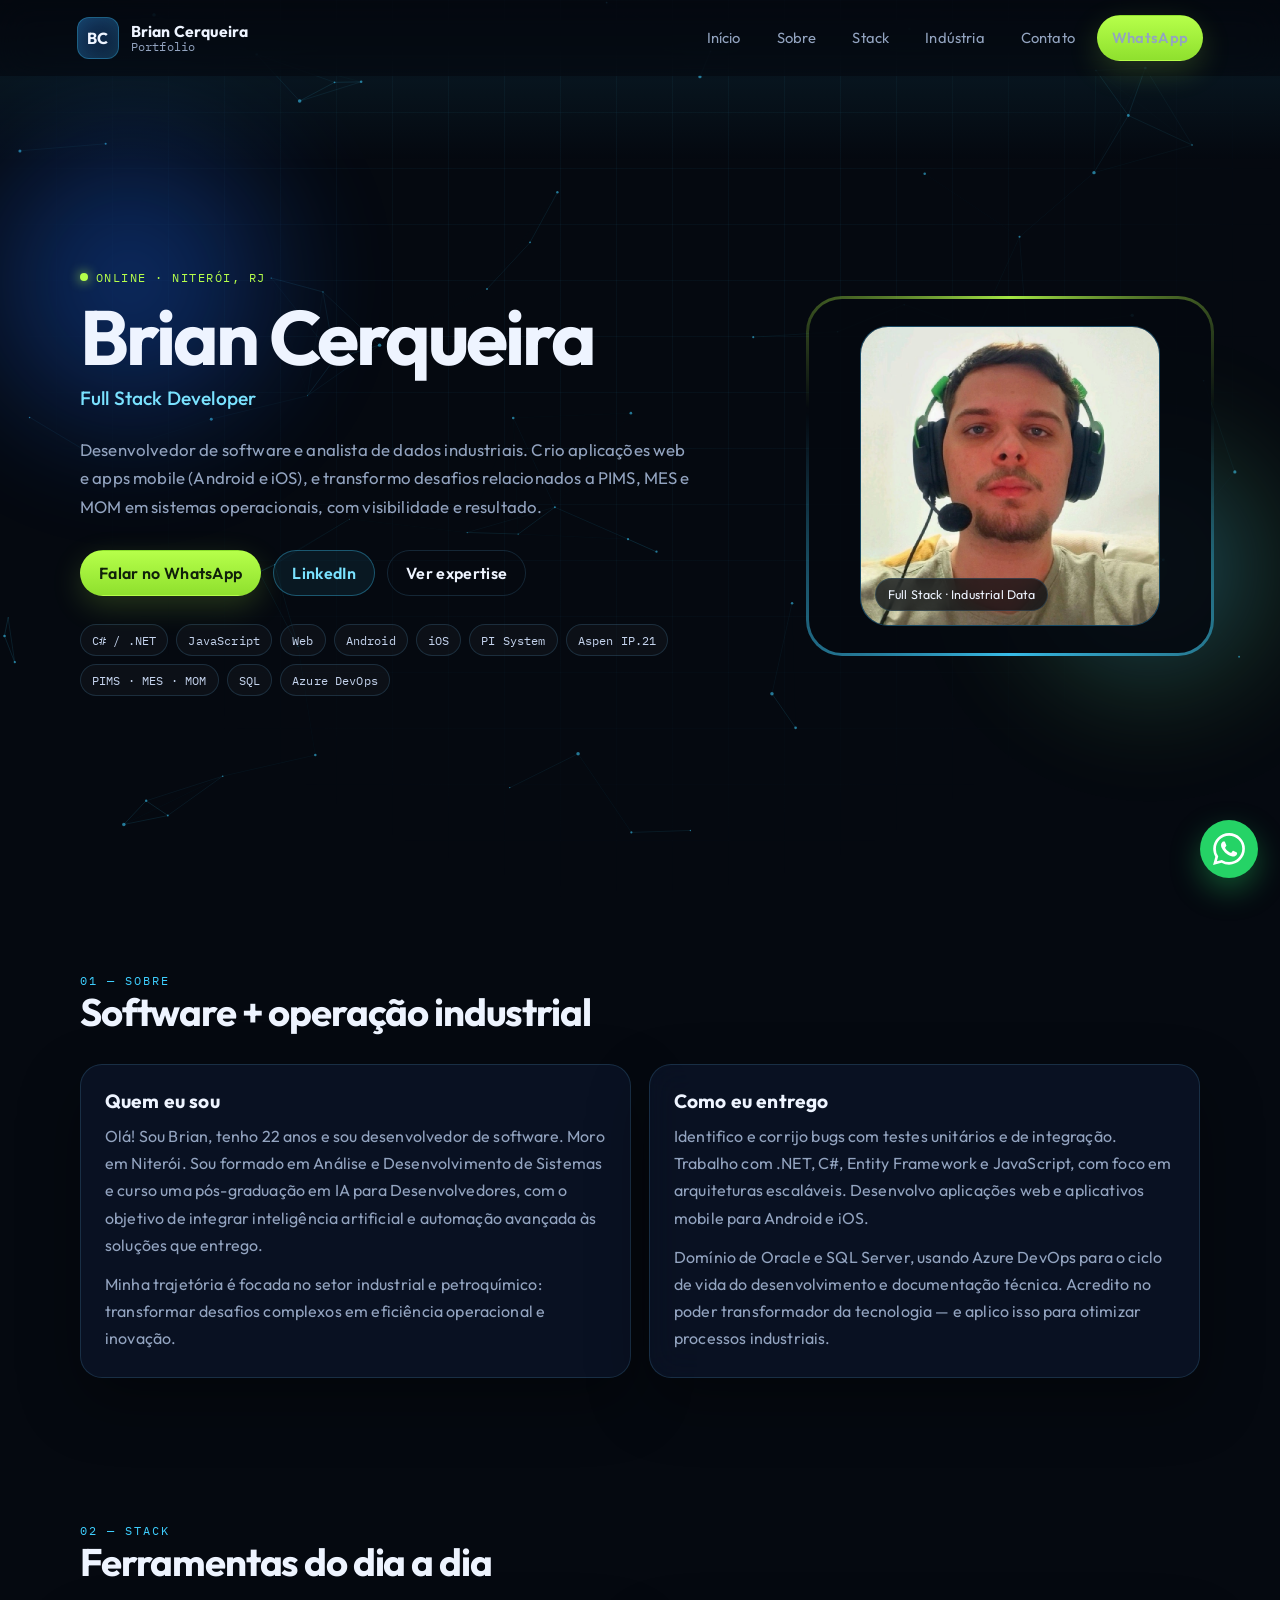
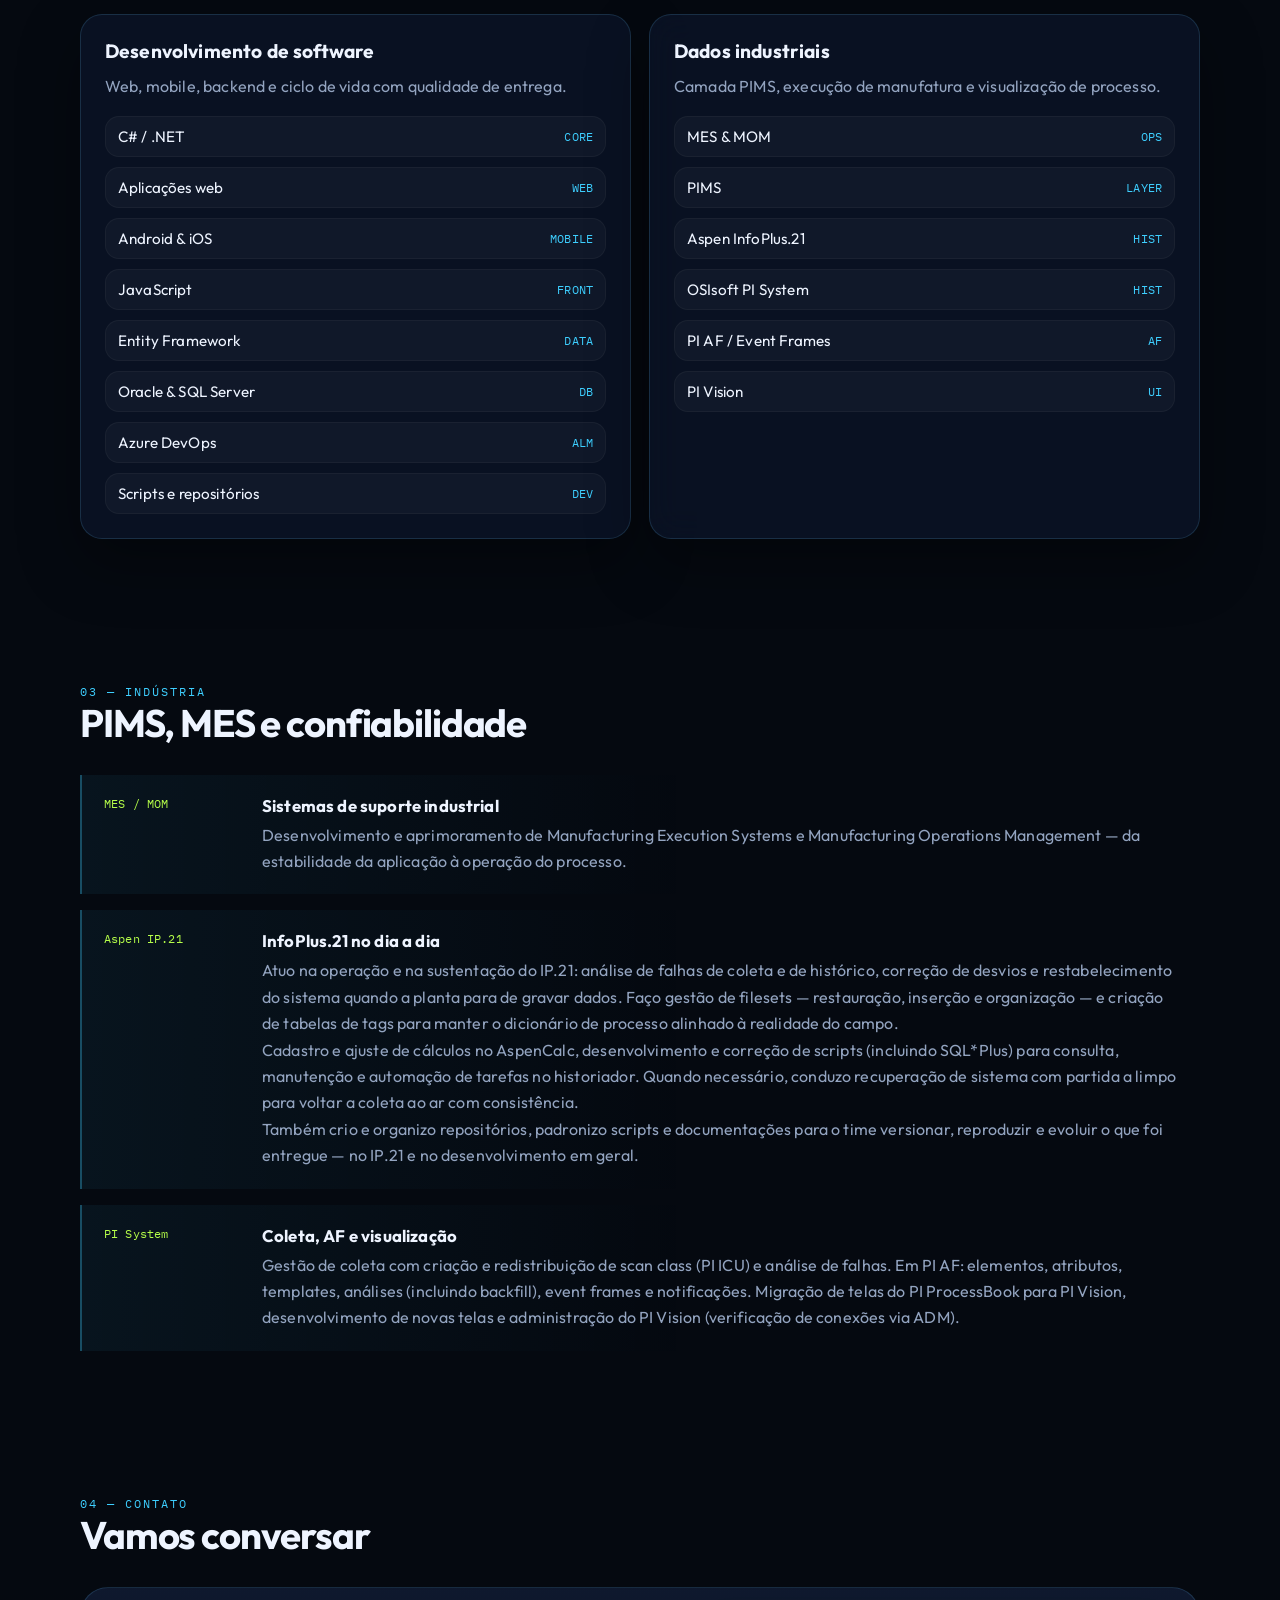
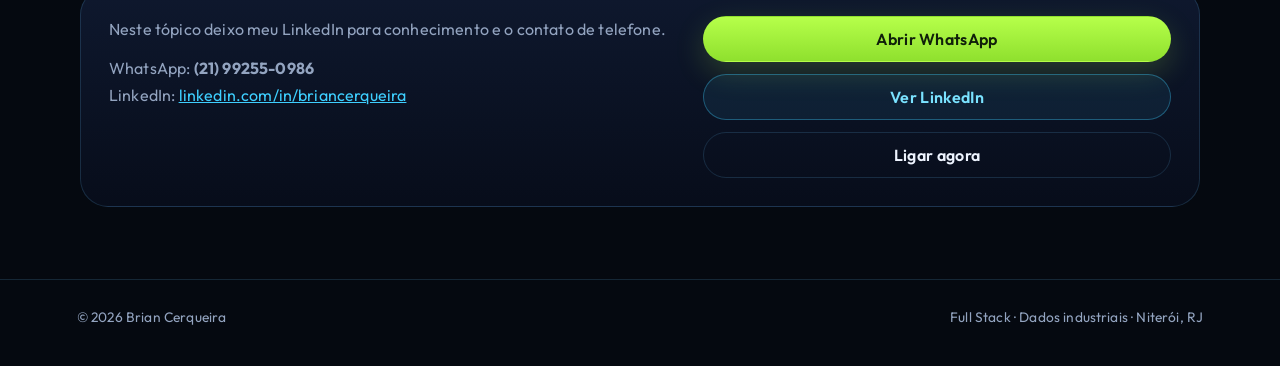
<file: index.html>
<!DOCTYPE html>
<html lang="pt-BR">
<head>
    <meta charset="utf-8" />
    <meta name="viewport" content="width=device-width, initial-scale=1.0" />
    <meta name="description" content="Brian Cerqueira — Full Stack Developer e analista de dados industriais. .NET, C#, JavaScript, PIMS, MES, PI System e Aspen InfoPlus.21." />
    <title>Brian Cerqueira | Full Stack &amp; Industrial Data</title>
    <base href="./" />
    <link rel="preconnect" href="https://fonts.googleapis.com" />
    <link rel="preconnect" href="https://fonts.gstatic.com" crossorigin />
    <link href="https://fonts.googleapis.com/css2?family=IBM+Plex+Mono:wght@400;500&family=Outfit:wght@400;500;600;700&display=swap" rel="stylesheet" />
    <link rel="stylesheet" href="app.css" />
    <link rel="icon" type="image/png" href="images/brian.png" />
</head>
<body>
    <div class="site">
        <div class="fx" aria-hidden="true">
            <canvas id="bg-particles"></canvas>
            <div class="fx-grid"></div>
            <div class="fx-orb fx-orb-a"></div>
            <div class="fx-orb fx-orb-b"></div>
            <div class="fx-scan"></div>
        </div>

        <header class="topnav">
            <a class="brand" href="#inicio" data-nav-link>
                <span class="brand-mark">BC</span>
                <span class="brand-text">
                    <strong>Brian Cerqueira</strong>
                    <span>Portfolio</span>
                </span>
            </a>
            <input id="nav-toggle" type="checkbox" />
            <label class="nav-burger" for="nav-toggle" aria-label="Abrir menu"><span></span></label>
            <nav class="nav-links" aria-label="Seções">
                <a href="#inicio" data-nav-link>Início</a>
                <a href="#sobre" data-nav-link>Sobre</a>
                <a href="#stack" data-nav-link>Stack</a>
                <a href="#industria" data-nav-link>Indústria</a>
                <a href="#contato" data-nav-link>Contato</a>
                <a class="btn btn-lime" href="https://wa.me/5521992550986" target="_blank" rel="noopener noreferrer">WhatsApp</a>
            </nav>
        </header>

        <main>
            <section class="hero wrap" id="inicio">
                <div>
                    <p class="kicker">Online · Niterói, RJ</p>
                    <h1>Brian Cerqueira</h1>
                    <p class="role-line"><span data-role-rotator>Full Stack Developer</span></p>
                    <p class="lead">
                        Desenvolvedor de software e analista de dados industriais. Crio aplicações web
                        e apps mobile (Android e iOS), e transformo desafios relacionados a PIMS,
                        MES e MOM em sistemas operacionais, com visibilidade e resultado.
                    </p>
                    <div class="hero-actions">
                        <a class="btn btn-lime" href="https://wa.me/5521992550986" target="_blank" rel="noopener noreferrer">Falar no WhatsApp</a>
                        <a class="btn btn-cyan" href="https://www.linkedin.com/in/briancerqueira/" target="_blank" rel="noopener noreferrer">LinkedIn</a>
                        <a class="btn btn-ghost" href="#industria">Ver expertise</a>
                    </div>
                    <div class="chip-row">
                        <span class="chip">C# / .NET</span>
                        <span class="chip">JavaScript</span>
                        <span class="chip">Web</span>
                        <span class="chip">Android</span>
                        <span class="chip">iOS</span>
                        <span class="chip">PI System</span>
                        <span class="chip">Aspen IP.21</span>
                        <span class="chip">PIMS · MES · MOM</span>
                        <span class="chip">SQL</span>
                        <span class="chip">Azure DevOps</span>
                    </div>
                </div>
                <div class="portrait-wrap">
                    <div class="portrait-ring" aria-hidden="true"></div>
                    <figure class="portrait">
                        <img src="images/brian.png" alt="Foto de Brian Cerqueira" width="760" height="760" />
                        <figcaption class="portrait-meta">Full Stack · Industrial Data</figcaption>
                    </figure>
                </div>
            </section>

            <section class="block" id="sobre">
                <div class="wrap">
                    <div class="section-head">
                        <div>
                            <div class="section-index">01 — Sobre</div>
                            <h2>Software + operação industrial</h2>
                        </div>
                    </div>
                    <div class="cards">
                        <article class="card prose">
                            <h3>Quem eu sou</h3>
                            <p>Olá! Sou Brian, tenho 22 anos e sou desenvolvedor de software. Moro em Niterói. Sou formado em Análise e Desenvolvimento de Sistemas e curso uma pós-graduação em IA para Desenvolvedores, com o objetivo de integrar inteligência artificial e automação avançada às soluções que entrego.</p>
                            <p>Minha trajetória é focada no setor industrial e petroquímico: transformar desafios complexos em eficiência operacional e inovação.</p>
                        </article>
                        <article class="card prose">
                            <h3>Como eu entrego</h3>
                            <p>Identifico e corrijo bugs com testes unitários e de integração. Trabalho com .NET, C#, Entity Framework e JavaScript, com foco em arquiteturas escaláveis. Desenvolvo aplicações web e aplicativos mobile para Android e iOS.</p>
                            <p>Domínio de Oracle e SQL Server, usando Azure DevOps para o ciclo de vida do desenvolvimento e documentação técnica. Acredito no poder transformador da tecnologia — e aplico isso para otimizar processos industriais.</p>
                        </article>
                    </div>
                </div>
            </section>

            <section class="block" id="stack">
                <div class="wrap">
                    <div class="section-head">
                        <div>
                            <div class="section-index">02 — Stack</div>
                            <h2>Ferramentas do dia a dia</h2>
                        </div>
                    </div>
                    <div class="skill-grid">
                        <article class="card">
                            <h3>Desenvolvimento de software</h3>
                            <p>Web, mobile, backend e ciclo de vida com qualidade de entrega.</p>
                            <div class="skill-list">
                                <div class="skill-item"><span>C# / .NET</span><small>CORE</small></div>
                                <div class="skill-item"><span>Aplicações web</span><small>WEB</small></div>
                                <div class="skill-item"><span>Android &amp; iOS</span><small>MOBILE</small></div>
                                <div class="skill-item"><span>JavaScript</span><small>FRONT</small></div>
                                <div class="skill-item"><span>Entity Framework</span><small>DATA</small></div>
                                <div class="skill-item"><span>Oracle &amp; SQL Server</span><small>DB</small></div>
                                <div class="skill-item"><span>Azure DevOps</span><small>ALM</small></div>
                                <div class="skill-item"><span>Scripts e repositórios</span><small>DEV</small></div>
                            </div>
                        </article>
                        <article class="card">
                            <h3>Dados industriais</h3>
                            <p>Camada PIMS, execução de manufatura e visualização de processo.</p>
                            <div class="skill-list">
                                <div class="skill-item"><span>MES &amp; MOM</span><small>OPS</small></div>
                                <div class="skill-item"><span>PIMS</span><small>LAYER</small></div>
                                <div class="skill-item"><span>Aspen InfoPlus.21</span><small>HIST</small></div>
                                <div class="skill-item"><span>OSIsoft PI System</span><small>HIST</small></div>
                                <div class="skill-item"><span>PI AF / Event Frames</span><small>AF</small></div>
                                <div class="skill-item"><span>PI Vision</span><small>UI</small></div>
                            </div>
                        </article>
                    </div>
                </div>
            </section>

            <section class="block" id="industria">
                <div class="wrap">
                    <div class="section-head">
                        <div>
                            <div class="section-index">03 — Indústria</div>
                            <h2>PIMS, MES e confiabilidade</h2>
                        </div>
                    </div>
                    <div class="timeline">
                        <article>
                            <div class="when">MES / MOM</div>
                            <div>
                                <h3>Sistemas de suporte industrial</h3>
                                <p>Desenvolvimento e aprimoramento de Manufacturing Execution Systems e Manufacturing Operations Management — da estabilidade da aplicação à operação do processo.</p>
                            </div>
                        </article>
                        <article>
                            <div class="when">Aspen IP.21</div>
                            <div>
                                <h3>InfoPlus.21 no dia a dia</h3>
                                <p>Atuo na operação e na sustentação do IP.21: análise de falhas de coleta e de histórico, correção de desvios e restabelecimento do sistema quando a planta para de gravar dados. Faço gestão de filesets — restauração, inserção e organização — e criação de tabelas de tags para manter o dicionário de processo alinhado à realidade do campo.</p>
                                <p>Cadastro e ajuste de cálculos no AspenCalc, desenvolvimento e correção de scripts (incluindo SQL*Plus) para consulta, manutenção e automação de tarefas no historiador. Quando necessário, conduzo recuperação de sistema com partida a limpo para voltar a coleta ao ar com consistência.</p>
                                <p>Também crio e organizo repositórios, padronizo scripts e documentações para o time versionar, reproduzir e evoluir o que foi entregue — no IP.21 e no desenvolvimento em geral.</p>
                            </div>
                        </article>
                        <article>
                            <div class="when">PI System</div>
                            <div>
                                <h3>Coleta, AF e visualização</h3>
                                <p>Gestão de coleta com criação e redistribuição de scan class (PI ICU) e análise de falhas. Em PI AF: elementos, atributos, templates, análises (incluindo backfill), event frames e notificações. Migração de telas do PI ProcessBook para PI Vision, desenvolvimento de novas telas e administração do PI Vision (verificação de conexões via ADM).</p>
                            </div>
                        </article>
                    </div>
                </div>
            </section>

            <section class="block" id="contato">
                <div class="wrap">
                    <div class="section-head">
                        <div>
                            <div class="section-index">04 — Contato</div>
                            <h2>Vamos conversar</h2>
                        </div>
                    </div>
                    <div class="contact-panel">
                        <div class="prose">
                            <p>Neste tópico deixo meu LinkedIn para conhecimento e o contato de telefone.</p>
                            <p>WhatsApp: <strong>(21) 99255-0986</strong><br />
                            LinkedIn: <a href="https://www.linkedin.com/in/briancerqueira/" target="_blank" rel="noopener noreferrer">linkedin.com/in/briancerqueira</a></p>
                        </div>
                        <div class="contact-actions">
                            <a class="btn btn-lime" href="https://wa.me/5521992550986" target="_blank" rel="noopener noreferrer">Abrir WhatsApp</a>
                            <a class="btn btn-cyan" href="https://www.linkedin.com/in/briancerqueira/" target="_blank" rel="noopener noreferrer">Ver LinkedIn</a>
                            <a class="btn btn-ghost" href="tel:+5521992550986">Ligar agora</a>
                        </div>
                    </div>
                </div>
            </section>
        </main>

        <footer class="site-footer">
            <span>© 2026 Brian Cerqueira</span>
            <span>Full Stack · Dados industriais · Niterói, RJ</span>
        </footer>

        <a class="wa-float" href="https://wa.me/5521992550986" target="_blank" rel="noopener noreferrer" aria-label="Abrir WhatsApp">
            <svg viewBox="0 0 24 24" aria-hidden="true" focusable="false">
                <path fill="#fff" d="M17.472 14.382c-.297-.149-1.758-.867-2.03-.967-.273-.099-.471-.148-.67.15-.197.297-.767.966-.94 1.164-.173.199-.347.223-.644.075-.297-.15-1.255-.463-2.39-1.475-.883-.788-1.48-1.761-1.653-2.059-.173-.297-.018-.458.13-.606.134-.133.298-.347.446-.52.149-.174.198-.298.298-.497.099-.198.05-.371-.025-.52-.075-.149-.669-1.612-.916-2.207-.242-.579-.487-.5-.669-.51-.173-.008-.371-.01-.57-.01-.198 0-.52.074-.792.372-.272.297-1.04 1.016-1.04 2.479 0 1.462 1.065 2.875 1.213 3.074.149.198 2.096 3.2 5.077 4.487.709.306 1.262.489 1.694.625.712.227 1.36.195 1.871.118.571-.085 1.758-.719 2.006-1.413.248-.694.248-1.289.173-1.413-.074-.124-.272-.198-.57-.347m-5.421 7.403h-.004a9.87 9.87 0 0 1-5.031-1.378l-.361-.214-3.741.982.998-3.648-.235-.374a9.86 9.86 0 0 1-1.51-5.26c.001-5.45 4.436-9.884 9.888-9.884 2.64 0 5.122 1.03 6.988 2.898a9.825 9.825 0 0 1 2.893 6.994c-.003 5.45-4.435 9.884-9.885 9.884m8.413-18.297A11.815 11.815 0 0 0 12.05 0C5.495 0 .16 5.335.157 11.892c0 2.096.547 4.142 1.588 5.945L.057 24l6.305-1.654a11.882 11.882 0 0 0 5.683 1.448h.005c6.554 0 11.89-5.335 11.893-11.893a11.821 11.821 0 0 0-3.48-8.413z" />
            </svg>
        </a>
    </div>
    <script src="js/site.js"></script>
</body>
</html>
</file>
<file: app.css>
:root {
    --bg: #050910;
    --bg-2: #0a1426;
    --panel: rgba(12, 22, 42, 0.72);
    --panel-solid: #101b32;
    --line: rgba(108, 196, 255, 0.16);
    --cyan: #3ecfff;
    --cyan-2: #7ae2ff;
    --lime: #b6ff4a;
    --lime-2: #7cff3a;
    --text: #eef4ff;
    --muted: #93a4c0;
    --danger: #ff5d6c;
    --shadow: 0 24px 60px rgba(0, 0, 0, 0.35);
    --radius: 22px;
    --nav-h: 76px;
    --max: 1120px;
    --font: "Outfit", "Segoe UI", sans-serif;
    --mono: "IBM Plex Mono", "Consolas", monospace;
}

* { box-sizing: border-box; }

html {
    scroll-behavior: smooth;
    scroll-padding-top: calc(var(--nav-h) + 12px);
}

html, body {
    margin: 0;
    min-height: 100%;
    background: var(--bg);
    color: var(--text);
    font-family: var(--font);
    letter-spacing: 0.01em;
}

body {
    overflow-x: hidden;
}

a { color: var(--cyan); }

img { max-width: 100%; display: block; }

button, input { font: inherit; }

.site {
    position: relative;
    min-height: 100vh;
}

.fx {
    position: fixed;
    inset: 0;
    z-index: 0;
    pointer-events: none;
    overflow: hidden;
}

#bg-particles {
    position: absolute;
    inset: 0;
    width: 100%;
    height: 100%;
}

.fx-grid {
    position: absolute;
    inset: 0;
    background-image:
        linear-gradient(rgba(62, 207, 255, 0.045) 1px, transparent 1px),
        linear-gradient(90deg, rgba(62, 207, 255, 0.045) 1px, transparent 1px);
    background-size: 56px 56px;
    mask-image: radial-gradient(ellipse at 50% 20%, #000 25%, transparent 72%);
}

.fx-orb {
    position: absolute;
    border-radius: 50%;
    filter: blur(50px);
    opacity: 0.42;
    animation: drift 16s ease-in-out infinite;
}

.fx-orb-a {
    width: 420px;
    height: 420px;
    left: -80px;
    top: 8%;
    background: radial-gradient(circle, #1b6cff 0%, transparent 70%);
}

.fx-orb-b {
    width: 380px;
    height: 380px;
    right: -60px;
    top: 42%;
    background: radial-gradient(circle, #3ecfff 0%, #9aff4a33 45%, transparent 70%);
    animation-delay: -7s;
}

.fx-scan {
    position: absolute;
    left: 0;
    right: 0;
    height: 18%;
    background: linear-gradient(180deg, transparent, rgba(62, 207, 255, 0.06), transparent);
    animation: scan 9s linear infinite;
}

@keyframes drift {
    0%, 100% { transform: translate3d(0, 0, 0) scale(1); }
    50% { transform: translate3d(40px, 30px, 0) scale(1.08); }
}

@keyframes scan {
    0% { top: -20%; }
    100% { top: 110%; }
}

@keyframes fade-up {
    from { opacity: 0; transform: translateY(18px); }
    to { opacity: 1; transform: translateY(0); }
}

@keyframes spin {
    to { transform: rotate(360deg); }
}

@keyframes glow {
    0%, 100% { box-shadow: 0 0 0 0 rgba(182, 255, 74, 0.35); }
    50% { box-shadow: 0 0 0 10px rgba(182, 255, 74, 0); }
}

.topnav, main, .site-footer, .wa-float {
    position: relative;
    z-index: 1;
}

.topnav {
    position: sticky;
    top: 0;
    z-index: 20;
    display: flex;
    align-items: center;
    justify-content: space-between;
    gap: 16px;
    min-height: var(--nav-h);
    padding: 12px 6vw;
    background: rgba(5, 9, 16, 0.55);
    backdrop-filter: blur(18px);
    border-bottom: 1px solid transparent;
    transition: background 0.25s ease, border-color 0.25s ease;
}

.topnav.is-scrolled {
    background: rgba(5, 9, 16, 0.88);
    border-bottom-color: var(--line);
}

.brand {
    display: flex;
    align-items: center;
    gap: 12px;
    text-decoration: none;
    color: var(--text);
}

.brand-mark {
    width: 42px;
    height: 42px;
    border-radius: 12px;
    display: grid;
    place-items: center;
    font-weight: 700;
    letter-spacing: 0.04em;
    background: linear-gradient(135deg, #12325a, #0c2038);
    border: 1px solid rgba(62, 207, 255, 0.35);
    box-shadow: inset 0 0 18px rgba(62, 207, 255, 0.15);
}

.brand-text {
    display: flex;
    flex-direction: column;
    line-height: 1.15;
}

.brand-text strong { font-size: 0.98rem; }
.brand-text span {
    color: var(--muted);
    font-size: 0.72rem;
    font-family: var(--mono);
}

#nav-toggle {
    position: absolute;
    opacity: 0;
    pointer-events: none;
}

.nav-burger {
    width: 44px;
    height: 44px;
    border-radius: 12px;
    border: 1px solid var(--line);
    background: rgba(255, 255, 255, 0.03);
    color: var(--text);
    display: none;
    place-items: center;
    cursor: pointer;
}

.nav-burger span,
.nav-burger span::before,
.nav-burger span::after {
    display: block;
    width: 18px;
    height: 2px;
    background: var(--text);
    position: relative;
    transition: transform 0.2s ease;
}

.nav-burger span::before,
.nav-burger span::after {
    content: "";
    position: absolute;
    left: 0;
}

.nav-burger span::before { top: -6px; }
.nav-burger span::after { top: 6px; }

.nav-links {
    display: flex;
    align-items: center;
    gap: 8px;
}

.nav-links a {
    text-decoration: none;
    color: var(--muted);
    padding: 10px 14px;
    border-radius: 999px;
    font-size: 0.92rem;
    transition: color 0.2s ease, background 0.2s ease;
}

.nav-links a:hover {
    color: var(--text);
    background: rgba(62, 207, 255, 0.08);
}

.btn {
    display: inline-flex;
    align-items: center;
    justify-content: center;
    gap: 8px;
    min-height: 46px;
    padding: 0 18px;
    border-radius: 999px;
    border: 1px solid transparent;
    text-decoration: none;
    font-weight: 600;
    letter-spacing: 0.02em;
    transition: transform 0.18s ease, box-shadow 0.18s ease, background 0.18s ease;
}

.btn:hover { transform: translateY(-2px); }

.btn-lime {
    background: linear-gradient(180deg, var(--lime), #8fe02e);
    color: #10200a;
    box-shadow: 0 10px 30px rgba(182, 255, 74, 0.18);
}

.btn-cyan {
    background: rgba(62, 207, 255, 0.08);
    color: var(--cyan-2);
    border-color: rgba(62, 207, 255, 0.35);
}

.btn-ghost {
    background: transparent;
    color: var(--text);
    border-color: var(--line);
}

.wrap {
    width: min(var(--max), calc(100% - 12vw));
    margin: 0 auto;
}

.hero {
    display: grid;
    grid-template-columns: 1.15fr 0.85fr;
    gap: 56px;
    align-items: center;
    padding: 56px 0 80px;
    min-height: calc(100vh - var(--nav-h));
}

.kicker {
    display: inline-flex;
    align-items: center;
    gap: 8px;
    color: var(--lime);
    font-family: var(--mono);
    font-size: 0.78rem;
    letter-spacing: 0.12em;
    text-transform: uppercase;
    margin-bottom: 16px;
}

.kicker::before {
    content: "";
    width: 8px;
    height: 8px;
    border-radius: 50%;
    background: var(--lime);
    box-shadow: 0 0 12px var(--lime);
    animation: glow 2.2s ease-in-out infinite;
}

.hero h1 {
    margin: 0 0 12px;
    font-size: clamp(2.6rem, 6vw, 5rem);
    line-height: 0.95;
    letter-spacing: -0.04em;
}

.role-line {
    min-height: 2rem;
    margin: 0 0 18px;
    color: var(--cyan-2);
    font-size: 1.2rem;
    font-weight: 500;
}

[data-role-rotator] {
    display: inline-block;
    transition: opacity 0.25s ease, transform 0.25s ease;
}

[data-role-rotator].is-out {
    opacity: 0;
    transform: translateY(8px);
}

.lead {
    max-width: 56ch;
    color: var(--muted);
    font-size: 1.05rem;
    line-height: 1.7;
    margin: 0 0 28px;
}

.hero-actions {
    display: flex;
    flex-wrap: wrap;
    gap: 12px;
    margin-bottom: 28px;
}

.chip-row {
    display: flex;
    flex-wrap: wrap;
    gap: 8px;
}

.chip {
    padding: 7px 11px;
    border-radius: 999px;
    border: 1px solid var(--line);
    background: rgba(255, 255, 255, 0.03);
    color: #c5d4ee;
    font-size: 0.78rem;
    font-family: var(--mono);
}

.portrait-wrap {
    justify-self: end;
    position: relative;
    width: min(380px, 100%);
}

.portrait-ring {
    position: absolute;
    inset: -14px;
    border-radius: 36px;
    background:
        conic-gradient(from 180deg, var(--cyan), transparent 30%, var(--lime), transparent 70%, var(--cyan));
    animation: spin 8s linear infinite;
    opacity: 0.9;
    filter: blur(0.2px);
}

.portrait-ring::after {
    content: "";
    position: absolute;
    inset: 3px;
    border-radius: 33px;
    background: var(--bg);
}

.portrait {
    position: relative;
    z-index: 1;
    border-radius: 28px;
    overflow: hidden;
    border: 1px solid rgba(62, 207, 255, 0.28);
    aspect-ratio: 1;
    background: #0d1628;
}

.portrait img {
    width: 100%;
    height: 100%;
    object-fit: cover;
    object-position: 50% 18%;
}

.portrait-meta {
    position: absolute;
    left: 14px;
    bottom: 14px;
    z-index: 2;
    padding: 8px 12px;
    border-radius: 999px;
    background: rgba(5, 9, 16, 0.72);
    border: 1px solid var(--line);
    font-size: 0.78rem;
    backdrop-filter: blur(10px);
}

section.block {
    padding: 72px 0;
}

.section-head {
    display: flex;
    align-items: end;
    justify-content: space-between;
    gap: 20px;
    margin-bottom: 28px;
}

.section-head h2 {
    margin: 0;
    font-size: clamp(1.8rem, 3vw, 2.6rem);
    letter-spacing: -0.03em;
}

.section-index {
    font-family: var(--mono);
    color: var(--cyan);
    font-size: 0.78rem;
    letter-spacing: 0.16em;
    text-transform: uppercase;
}

.cards {
    display: grid;
    grid-template-columns: 1fr 1fr;
    gap: 18px;
}

.card {
    background: var(--panel);
    border: 1px solid var(--line);
    border-radius: var(--radius);
    padding: 24px;
    backdrop-filter: blur(16px);
    box-shadow: var(--shadow);
    transition: transform 0.2s ease, border-color 0.2s ease;
}

.card:hover {
    transform: translateY(-4px);
    border-color: rgba(62, 207, 255, 0.4);
}

.card h3 {
    margin: 0 0 10px;
    font-size: 1.2rem;
}

.card p, .prose p {
    color: var(--muted);
    line-height: 1.7;
    margin: 0 0 12px;
}

.card p:last-child, .prose p:last-child { margin-bottom: 0; }

.skill-grid {
    display: grid;
    grid-template-columns: repeat(2, 1fr);
    gap: 18px;
}

.skill-list {
    display: grid;
    gap: 10px;
    margin-top: 16px;
}

.skill-item {
    display: flex;
    align-items: center;
    justify-content: space-between;
    gap: 12px;
    padding: 10px 12px;
    border-radius: 14px;
    background: rgba(255, 255, 255, 0.03);
    border: 1px solid rgba(255, 255, 255, 0.04);
}

.skill-item span { color: var(--text); font-size: 0.95rem; }
.skill-item small { color: var(--cyan); font-family: var(--mono); font-size: 0.72rem; }

.timeline {
    display: grid;
    gap: 16px;
}

.timeline article {
    display: grid;
    grid-template-columns: 140px 1fr;
    gap: 18px;
    padding: 20px 22px;
    border-left: 2px solid rgba(62, 207, 255, 0.35);
    background: linear-gradient(90deg, rgba(62, 207, 255, 0.06), transparent 55%);
    border-radius: 0 18px 18px 0;
}

.timeline h3 { margin: 0 0 6px; font-size: 1.05rem; }
.timeline p { margin: 0; color: var(--muted); line-height: 1.65; }
.timeline .when {
    font-family: var(--mono);
    color: var(--lime);
    font-size: 0.78rem;
}

.contact-panel {
    display: grid;
    grid-template-columns: 1.1fr 0.9fr;
    gap: 22px;
    padding: 28px;
    border-radius: 28px;
    background:
        linear-gradient(180deg, rgba(16, 27, 50, 0.9), rgba(8, 14, 28, 0.9));
    border: 1px solid var(--line);
}

.contact-actions {
    display: grid;
    gap: 12px;
    align-content: start;
}

.contact-actions .btn { width: 100%; }

.site-footer {
    padding: 28px 6vw 40px;
    display: flex;
    justify-content: space-between;
    gap: 12px;
    color: var(--muted);
    font-size: 0.86rem;
    border-top: 1px solid var(--line);
}

.wa-float {
    position: fixed;
    right: 22px;
    bottom: 22px;
    z-index: 30;
    width: 58px;
    height: 58px;
    border-radius: 50%;
    display: grid;
    place-items: center;
    background: #25d366;
    color: #fff;
    text-decoration: none;
    box-shadow: 0 12px 30px rgba(37, 211, 102, 0.35);
    animation: glow 2.4s ease-in-out infinite;
}

.wa-float svg {
    width: 32px;
    height: 32px;
    display: block;
}

.not-found {
    min-height: 60vh;
    display: grid;
    place-items: center;
    text-align: center;
    padding: 80px 20px;
}

#blazor-error-ui {
    color-scheme: dark only;
    background: #2a1014;
    color: #fff;
    bottom: 0;
    box-shadow: 0 -1px 2px rgba(0, 0, 0, 0.2);
    box-sizing: border-box;
    display: none;
    left: 0;
    padding: 0.6rem 1.25rem 0.7rem 1.25rem;
    position: fixed;
    width: 100%;
    z-index: 1000;
}

#blazor-error-ui .dismiss {
    cursor: pointer;
    position: absolute;
    right: 0.75rem;
    top: 0.5rem;
}

@media (max-width: 900px) {
    .hero,
    .cards,
    .skill-grid,
    .contact-panel,
    .timeline article {
        grid-template-columns: 1fr;
    }

    .portrait-wrap {
        justify-self: center;
        order: -1;
        width: min(280px, 78vw);
    }

    .hero { padding-top: 28px; min-height: auto; }

    .nav-burger { display: grid; }

    .nav-links {
        display: none;
        position: absolute;
        top: calc(var(--nav-h) - 4px);
        left: 0;
        right: 0;
        padding: 12px 6vw 20px;
        background: rgba(5, 9, 16, 0.96);
        border-bottom: 1px solid var(--line);
        flex-direction: column;
        align-items: stretch;
    }

    #nav-toggle:checked ~ .nav-links { display: flex; }

    .site-footer { flex-direction: column; }
}

@media (prefers-reduced-motion: reduce) {
    *, *::before, *::after {
        animation: none !important;
        transition: none !important;
    }

    html { scroll-behavior: auto; }
}
</file>
